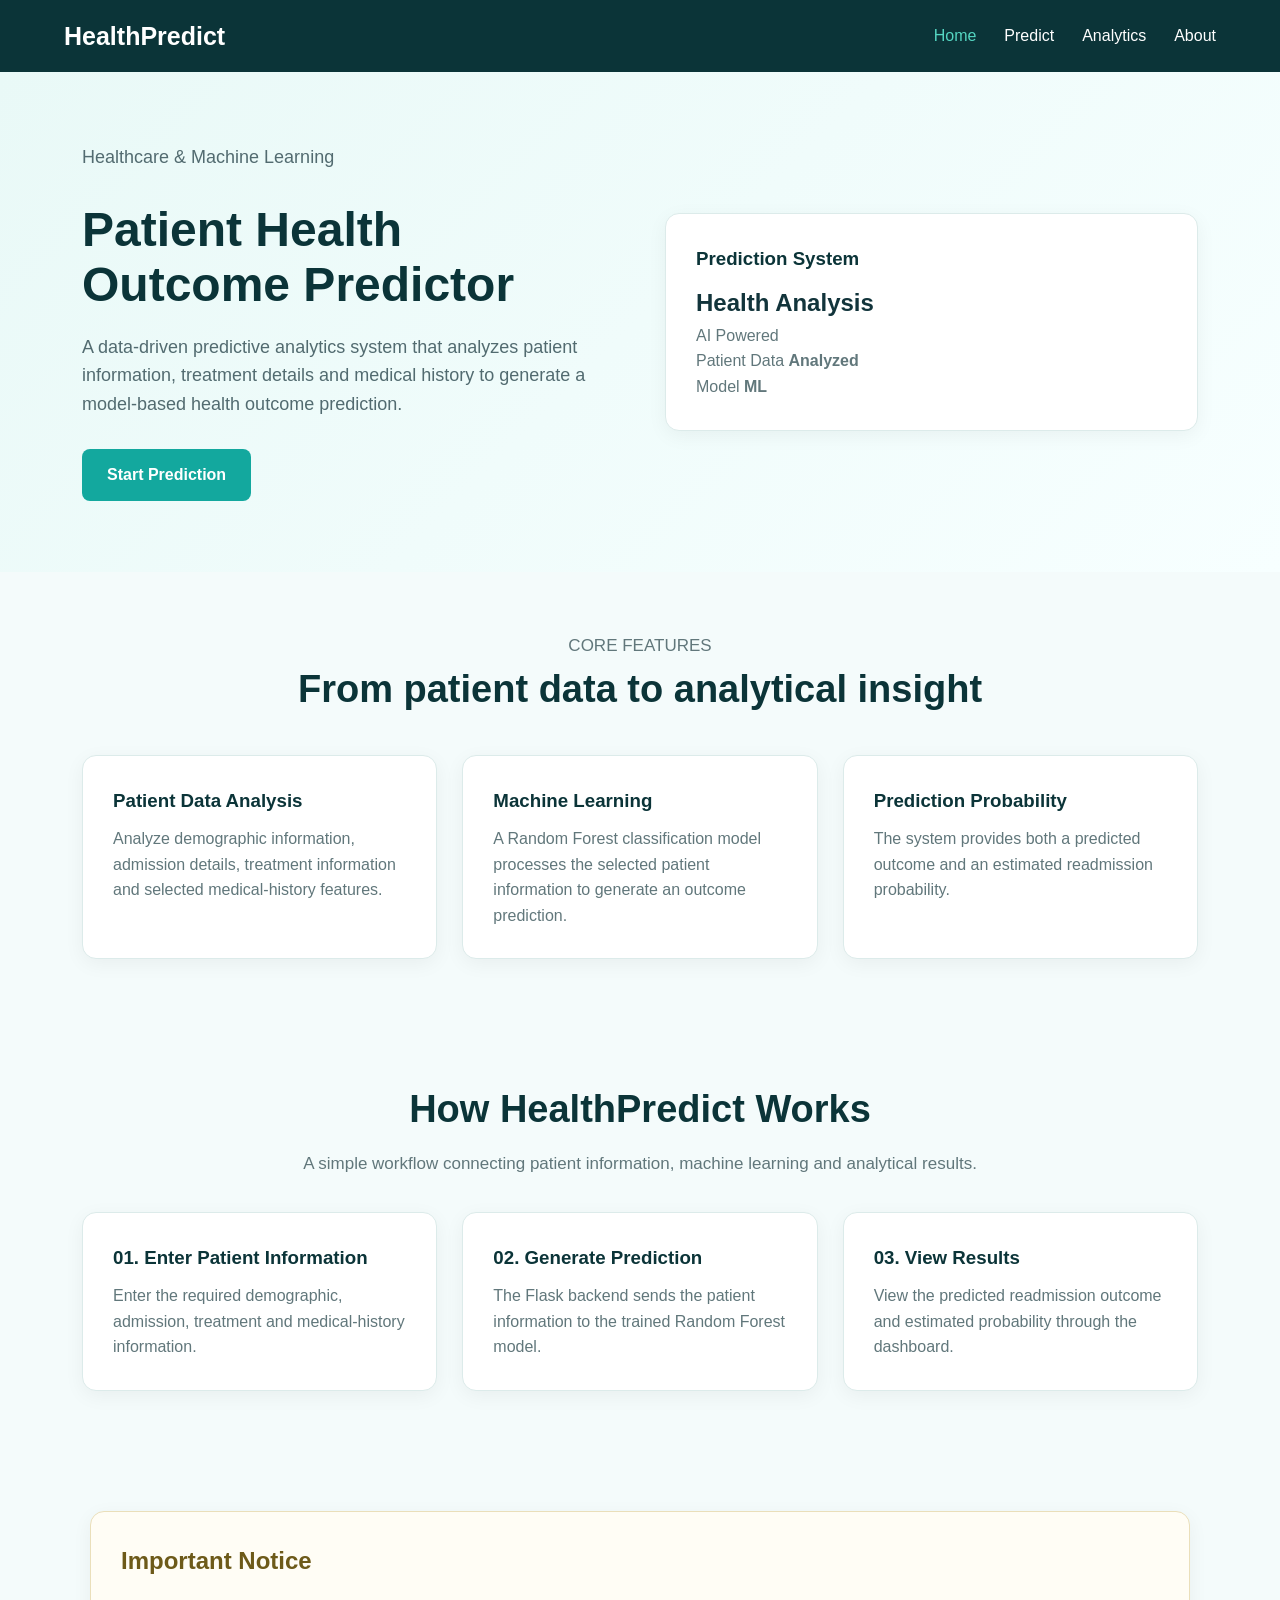
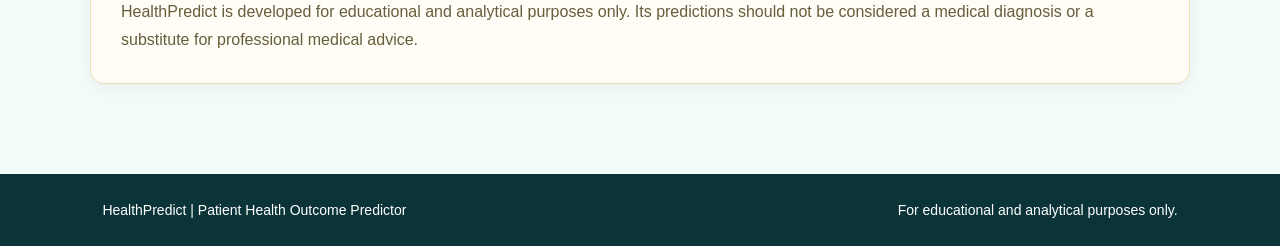
<file: frontend/index.html>
<!DOCTYPE html>
<html lang="en">

<head>

    <meta charset="UTF-8">

    <meta name="viewport" content="width=device-width, initial-scale=1.0">

    <title>HealthPredict | Patient Health Outcome Predictor</title>

    <link rel="stylesheet" href="css/style.css">

</head>


<body>


    <!-- ================================
         NAVIGATION
    ================================= -->

    <nav class="navbar">

        <div class="nav-container">

            <a href="index.html" class="logo">
                HealthPredict
            </a>


            <div class="nav-links">

                <a href="index.html" class="active">
                    Home
                </a>

                <a href="predict.html">
                    Predict
                </a>

                <a href="analytics.html">
                    Analytics
                </a>

                <a href="about.html">
                    About
                </a>

            </div>

        </div>

    </nav>



    <!-- ================================
         HERO SECTION
    ================================= -->

    <section class="hero">

        <div class="hero-container">


            <!-- Left Content -->

            <div class="hero-content">

                <p>
                    Healthcare & Machine Learning
                </p>

                <h1>
                    Patient Health Outcome Predictor
                </h1>

                <p>
                    A data-driven predictive analytics system that
                    analyzes patient information, treatment details
                    and medical history to generate a model-based
                    health outcome prediction.
                </p>


                <a
                    href="predict.html"
                    class="hero-button"
                >
                    Start Prediction
                </a>

            </div>



            <!-- Right Card -->

            <div class="feature-card">

                <h3>
                    Prediction System
                </h3>

                <h2>
                    Health Analysis
                </h2>

                <p>
                    AI Powered
                </p>

                <p>
                    Patient Data <strong>Analyzed</strong>
                </p>

                <p>
                    Model <strong>ML</strong>
                </p>

            </div>


        </div>

    </section>



    <!-- ================================
         CORE FEATURES
    ================================= -->

    <section>

        <div class="section-header">

            <p>
                CORE FEATURES
            </p>

            <h1>
                From patient data to analytical insight
            </h1>

        </div>


        <div class="features">


            <div class="feature-card">

                <h3>
                    Patient Data Analysis
                </h3>

                <p>
                    Analyze demographic information, admission
                    details, treatment information and selected
                    medical-history features.
                </p>

            </div>



            <div class="feature-card">

                <h3>
                    Machine Learning
                </h3>

                <p>
                    A Random Forest classification model processes
                    the selected patient information to generate
                    an outcome prediction.
                </p>

            </div>



            <div class="feature-card">

                <h3>
                    Prediction Probability
                </h3>

                <p>
                    The system provides both a predicted outcome
                    and an estimated readmission probability.
                </p>

            </div>


        </div>

    </section>



    <!-- ================================
         PROJECT INFORMATION
    ================================= -->

    <section>

        <div class="section-header">

            <h1>
                How HealthPredict Works
            </h1>

            <p>
                A simple workflow connecting patient information,
                machine learning and analytical results.
            </p>

        </div>


        <div class="features">


            <div class="feature-card">

                <h3>
                    01. Enter Patient Information
                </h3>

                <p>
                    Enter the required demographic, admission,
                    treatment and medical-history information.
                </p>

            </div>



            <div class="feature-card">

                <h3>
                    02. Generate Prediction
                </h3>

                <p>
                    The Flask backend sends the patient information
                    to the trained Random Forest model.
                </p>

            </div>



            <div class="feature-card">

                <h3>
                    03. View Results
                </h3>

                <p>
                    View the predicted readmission outcome and
                    estimated probability through the dashboard.
                </p>

            </div>


        </div>

    </section>



    <!-- ================================
         DISCLAIMER
    ================================= -->

    <section>

        <div class="about-panel disclaimer">

            <h2>
                Important Notice
            </h2>

            <p>
                HealthPredict is developed for educational and
                analytical purposes only. Its predictions should
                not be considered a medical diagnosis or a substitute
                for professional medical advice.
            </p>

        </div>

    </section>



    <!-- ================================
         FOOTER
    ================================= -->

    <footer class="footer">

        <p>
            HealthPredict | Patient Health Outcome Predictor
        </p>

        <p>
            For educational and analytical purposes only.
        </p>

    </footer>


</body>

</html>
</file>
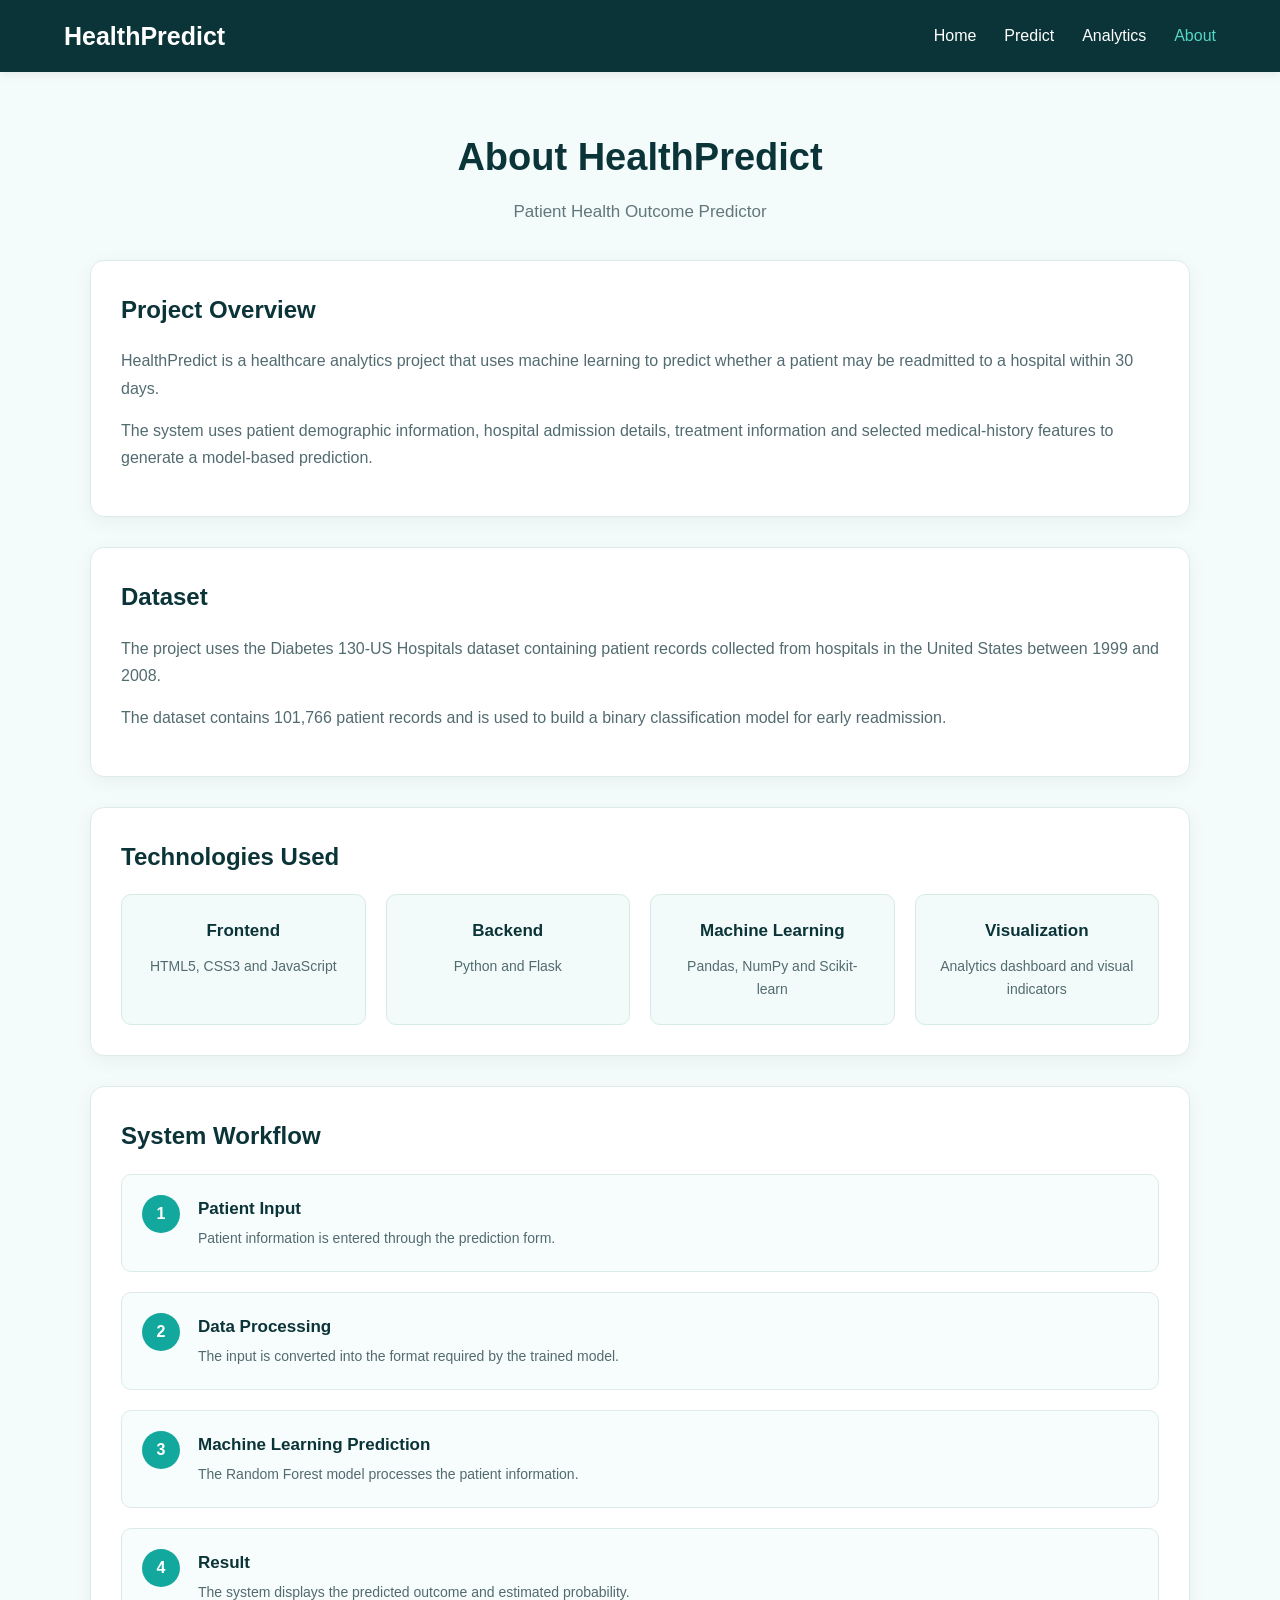
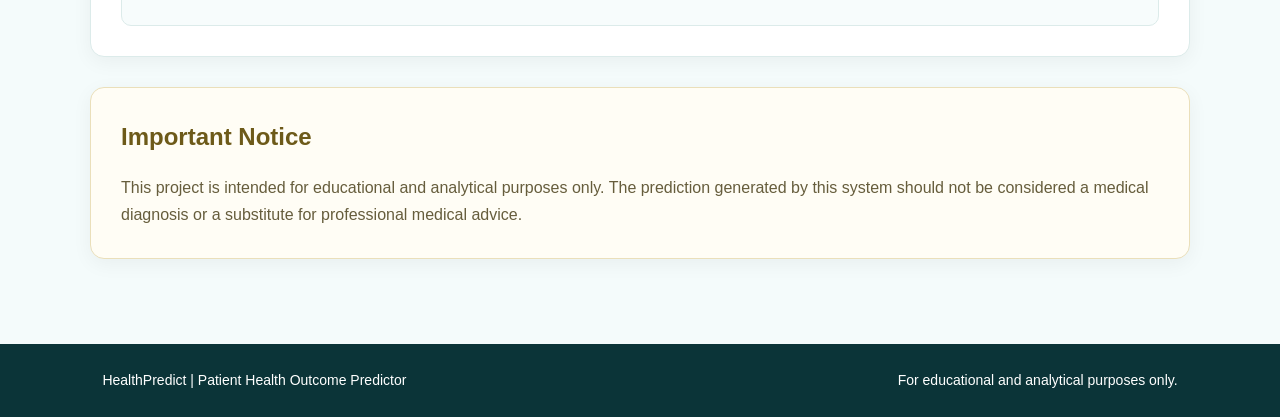
<file: frontend/about.html>
<!DOCTYPE html>
<html lang="en">

<head>

    <meta charset="UTF-8">

    <meta name="viewport" content="width=device-width, initial-scale=1.0">

    <title>About | HealthPredict</title>

    <link rel="stylesheet" href="css/style.css">

</head>


<body>


    <!-- Navigation -->

    <nav class="navbar">

        <div class="nav-container">

            <a href="index.html" class="logo">
                HealthPredict
            </a>


            <div class="nav-links">

                <a href="index.html">
                    Home
                </a>

                <a href="predict.html">
                    Predict
                </a>

                <a href="analytics.html">
                    Analytics
                </a>

                <a href="about.html" class="active">
                    About
                </a>

            </div>

        </div>

    </nav>



    <!-- About Section -->

    <section class="about-section">


        <div class="section-header">

            <h1>
                About HealthPredict
            </h1>

            <p>
                Patient Health Outcome Predictor
            </p>

        </div>



        <!-- Project Introduction -->

        <div class="about-panel">

            <h2>
                Project Overview
            </h2>

            <p>

                HealthPredict is a healthcare analytics project that
                uses machine learning to predict whether a patient may
                be readmitted to a hospital within 30 days.

            </p>

            <p>

                The system uses patient demographic information,
                hospital admission details, treatment information and
                selected medical-history features to generate a
                model-based prediction.

            </p>

        </div>



        <!-- Dataset -->

        <div class="about-panel">

            <h2>
                Dataset
            </h2>

            <p>

                The project uses the Diabetes 130-US Hospitals dataset
                containing patient records collected from hospitals
                in the United States between 1999 and 2008.

            </p>

            <p>

                The dataset contains 101,766 patient records and is
                used to build a binary classification model for
                early readmission.

            </p>

        </div>



        <!-- Technology -->

        <div class="about-panel">

            <h2>
                Technologies Used
            </h2>


            <div class="technology-grid">


                <div class="technology-card">

                    <h3>
                        Frontend
                    </h3>

                    <p>
                        HTML5, CSS3 and JavaScript
                    </p>

                </div>



                <div class="technology-card">

                    <h3>
                        Backend
                    </h3>

                    <p>
                        Python and Flask
                    </p>

                </div>



                <div class="technology-card">

                    <h3>
                        Machine Learning
                    </h3>

                    <p>
                        Pandas, NumPy and Scikit-learn
                    </p>

                </div>



                <div class="technology-card">

                    <h3>
                        Visualization
                    </h3>

                    <p>
                        Analytics dashboard and visual indicators
                    </p>

                </div>

            </div>

        </div>



        <!-- Workflow -->

        <div class="about-panel">

            <h2>
                System Workflow
            </h2>


            <div class="workflow">

                <div class="workflow-step">

                    <span>
                        1
                    </span>

                    <div>

                        <h3>
                            Patient Input
                        </h3>

                        <p>
                            Patient information is entered through
                            the prediction form.
                        </p>

                    </div>

                </div>



                <div class="workflow-step">

                    <span>
                        2
                    </span>

                    <div>

                        <h3>
                            Data Processing
                        </h3>

                        <p>
                            The input is converted into the format
                            required by the trained model.
                        </p>

                    </div>

                </div>



                <div class="workflow-step">

                    <span>
                        3
                    </span>

                    <div>

                        <h3>
                            Machine Learning Prediction
                        </h3>

                        <p>
                            The Random Forest model processes the
                            patient information.
                        </p>

                    </div>

                </div>



                <div class="workflow-step">

                    <span>
                        4
                    </span>

                    <div>

                        <h3>
                            Result
                        </h3>

                        <p>
                            The system displays the predicted outcome
                            and estimated probability.
                        </p>

                    </div>

                </div>

            </div>

        </div>



        <!-- Disclaimer -->

        <div class="about-panel disclaimer">

            <h2>
                Important Notice
            </h2>

            <p>

                This project is intended for educational and analytical
                purposes only. The prediction generated by this system
                should not be considered a medical diagnosis or a
                substitute for professional medical advice.

            </p>

        </div>


    </section>



    <!-- Footer -->

    <footer class="footer">

        <p>
            HealthPredict | Patient Health Outcome Predictor
        </p>

        <p>
            For educational and analytical purposes only.
        </p>

    </footer>


</body>

</html>
</file>
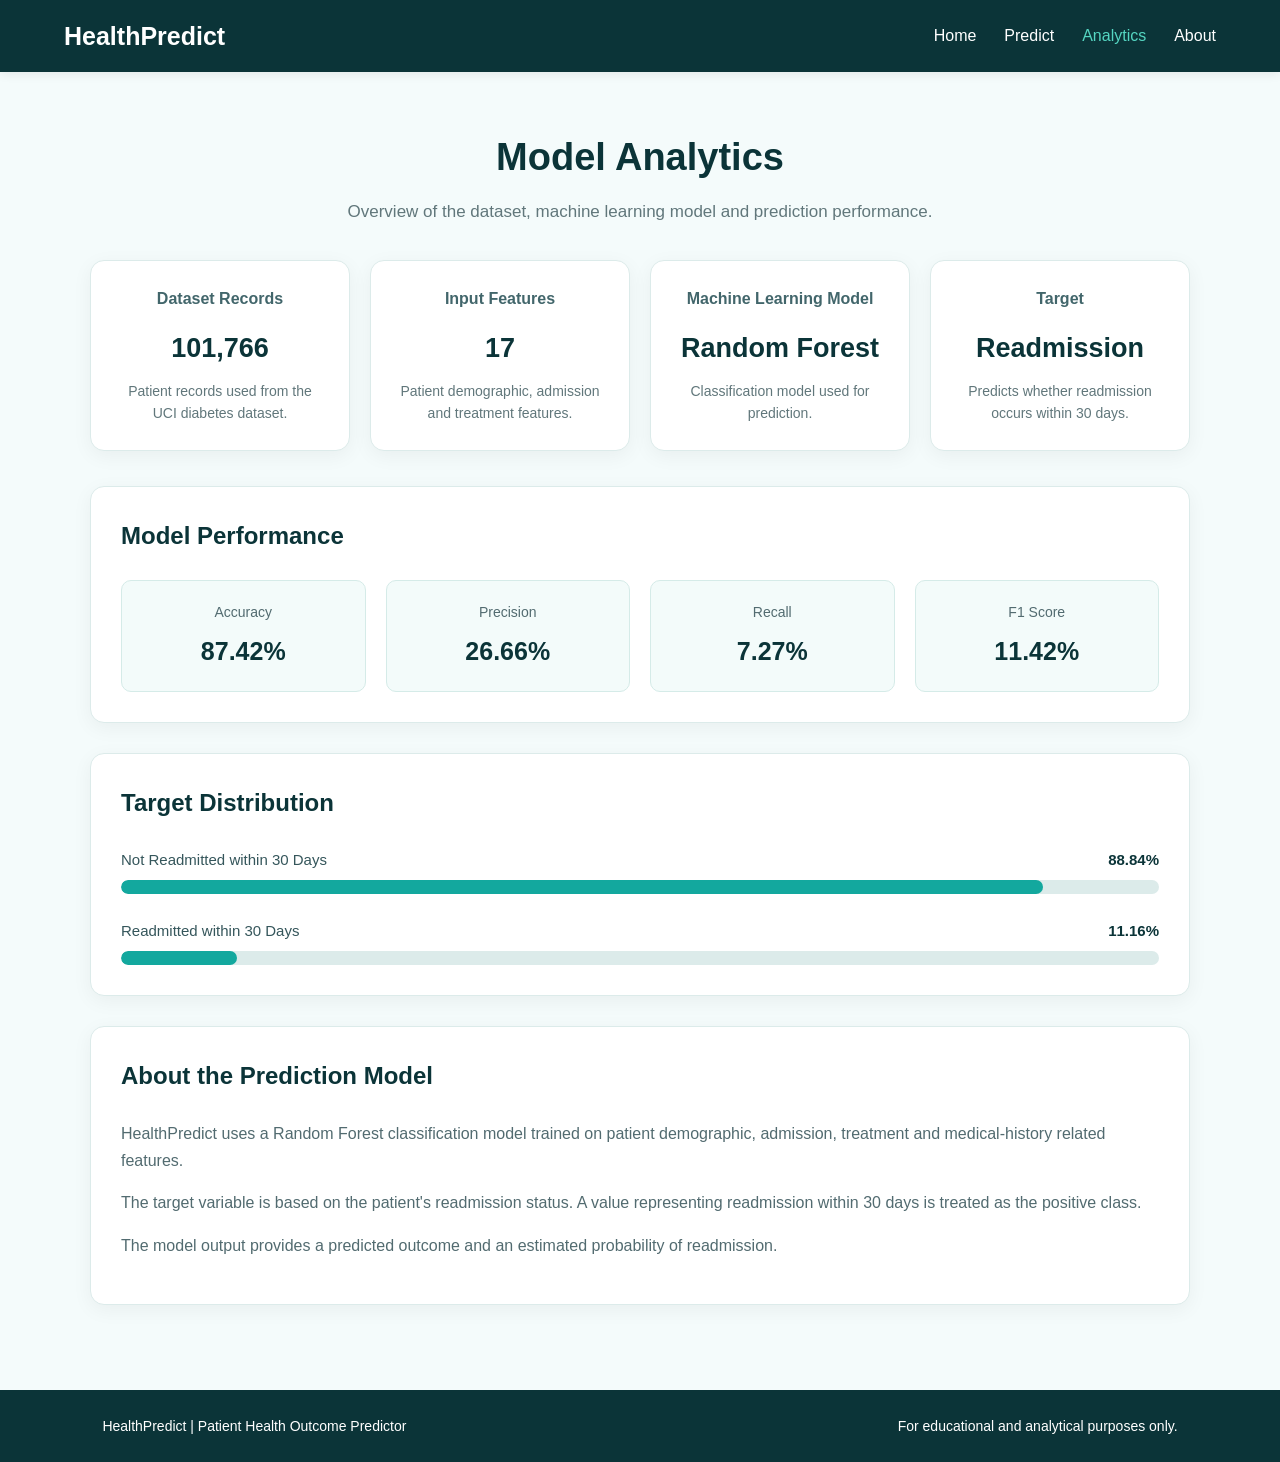
<file: frontend/analytics.html>
<!DOCTYPE html>
<html lang="en">

<head>

    <meta charset="UTF-8">

    <meta name="viewport" content="width=device-width, initial-scale=1.0">

    <title>Analytics | HealthPredict</title>

    <link rel="stylesheet" href="css/style.css">

</head>


<body>


    <!-- Navigation -->

    <nav class="navbar">

        <div class="nav-container">

            <a href="index.html" class="logo">
                HealthPredict
            </a>


            <div class="nav-links">

                <a href="index.html">
                    Home
                </a>

                <a href="predict.html">
                    Predict
                </a>

                <a href="analytics.html" class="active">
                    Analytics
                </a>

                <a href="about.html">
                    About
                </a>

            </div>

        </div>

    </nav>



    <!-- Analytics Section -->

    <section class="analytics-section">


        <div class="section-header">

            <h1>
                Model Analytics
            </h1>

            <p>
                Overview of the dataset, machine learning model
                and prediction performance.
            </p>

        </div>



        <!-- Statistics Cards -->

        <div class="analytics-grid">


            <div class="analytics-card">

                <h3>
                    Dataset Records
                </h3>

                <div class="analytics-number">
                    101,766
                </div>

                <p>
                    Patient records used from the UCI diabetes dataset.
                </p>

            </div>



            <div class="analytics-card">

                <h3>
                    Input Features
                </h3>

                <div class="analytics-number">
                    17
                </div>

                <p>
                    Patient demographic, admission and treatment features.
                </p>

            </div>



            <div class="analytics-card">

                <h3>
                    Machine Learning Model
                </h3>

                <div class="analytics-number">
                    Random Forest
                </div>

                <p>
                    Classification model used for prediction.
                </p>

            </div>



            <div class="analytics-card">

                <h3>
                    Target
                </h3>

                <div class="analytics-number">
                    Readmission
                </div>

                <p>
                    Predicts whether readmission occurs within 30 days.
                </p>

            </div>

        </div>



        <!-- Model Performance -->

        <div class="analytics-panel">

            <h2>
                Model Performance
            </h2>


            <div class="metrics-grid">


                <div class="metric">

                    <span>
                        Accuracy
                    </span>

                    <strong>
                        87.42%
                    </strong>

                </div>



                <div class="metric">

                    <span>
                        Precision
                    </span>

                    <strong>
                        26.66%
                    </strong>

                </div>



                <div class="metric">

                    <span>
                        Recall
                    </span>

                    <strong>
                        7.27%
                    </strong>

                </div>



                <div class="metric">

                    <span>
                        F1 Score
                    </span>

                    <strong>
                        11.42%
                    </strong>

                </div>

            </div>

        </div>



        <!-- Target Distribution -->

        <div class="analytics-panel">

            <h2>
                Target Distribution
            </h2>


            <div class="distribution-container">


                <div class="distribution-item">

                    <div class="distribution-label">

                        <span>
                            Not Readmitted within 30 Days
                        </span>

                        <strong>
                            88.84%
                        </strong>

                    </div>


                    <div class="distribution-bar">

                        <div
                            class="distribution-fill"
                            style="width: 88.84%;">
                        </div>

                    </div>

                </div>



                <div class="distribution-item">

                    <div class="distribution-label">

                        <span>
                            Readmitted within 30 Days
                        </span>

                        <strong>
                            11.16%
                        </strong>

                    </div>


                    <div class="distribution-bar">

                        <div
                            class="distribution-fill"
                            style="width: 11.16%;">
                        </div>

                    </div>

                </div>

            </div>

        </div>



        <!-- Explanation -->

        <div class="analytics-panel">

            <h2>
                About the Prediction Model
            </h2>


            <p>

                HealthPredict uses a Random Forest classification
                model trained on patient demographic, admission,
                treatment and medical-history related features.

            </p>


            <p>

                The target variable is based on the patient's
                readmission status. A value representing readmission
                within 30 days is treated as the positive class.

            </p>


            <p>

                The model output provides a predicted outcome and
                an estimated probability of readmission.

            </p>

        </div>


    </section>



    <!-- Footer -->

    <footer class="footer">

        <p>
            HealthPredict | Patient Health Outcome Predictor
        </p>

        <p>
            For educational and analytical purposes only.
        </p>

    </footer>


</body>

</html>
</file>
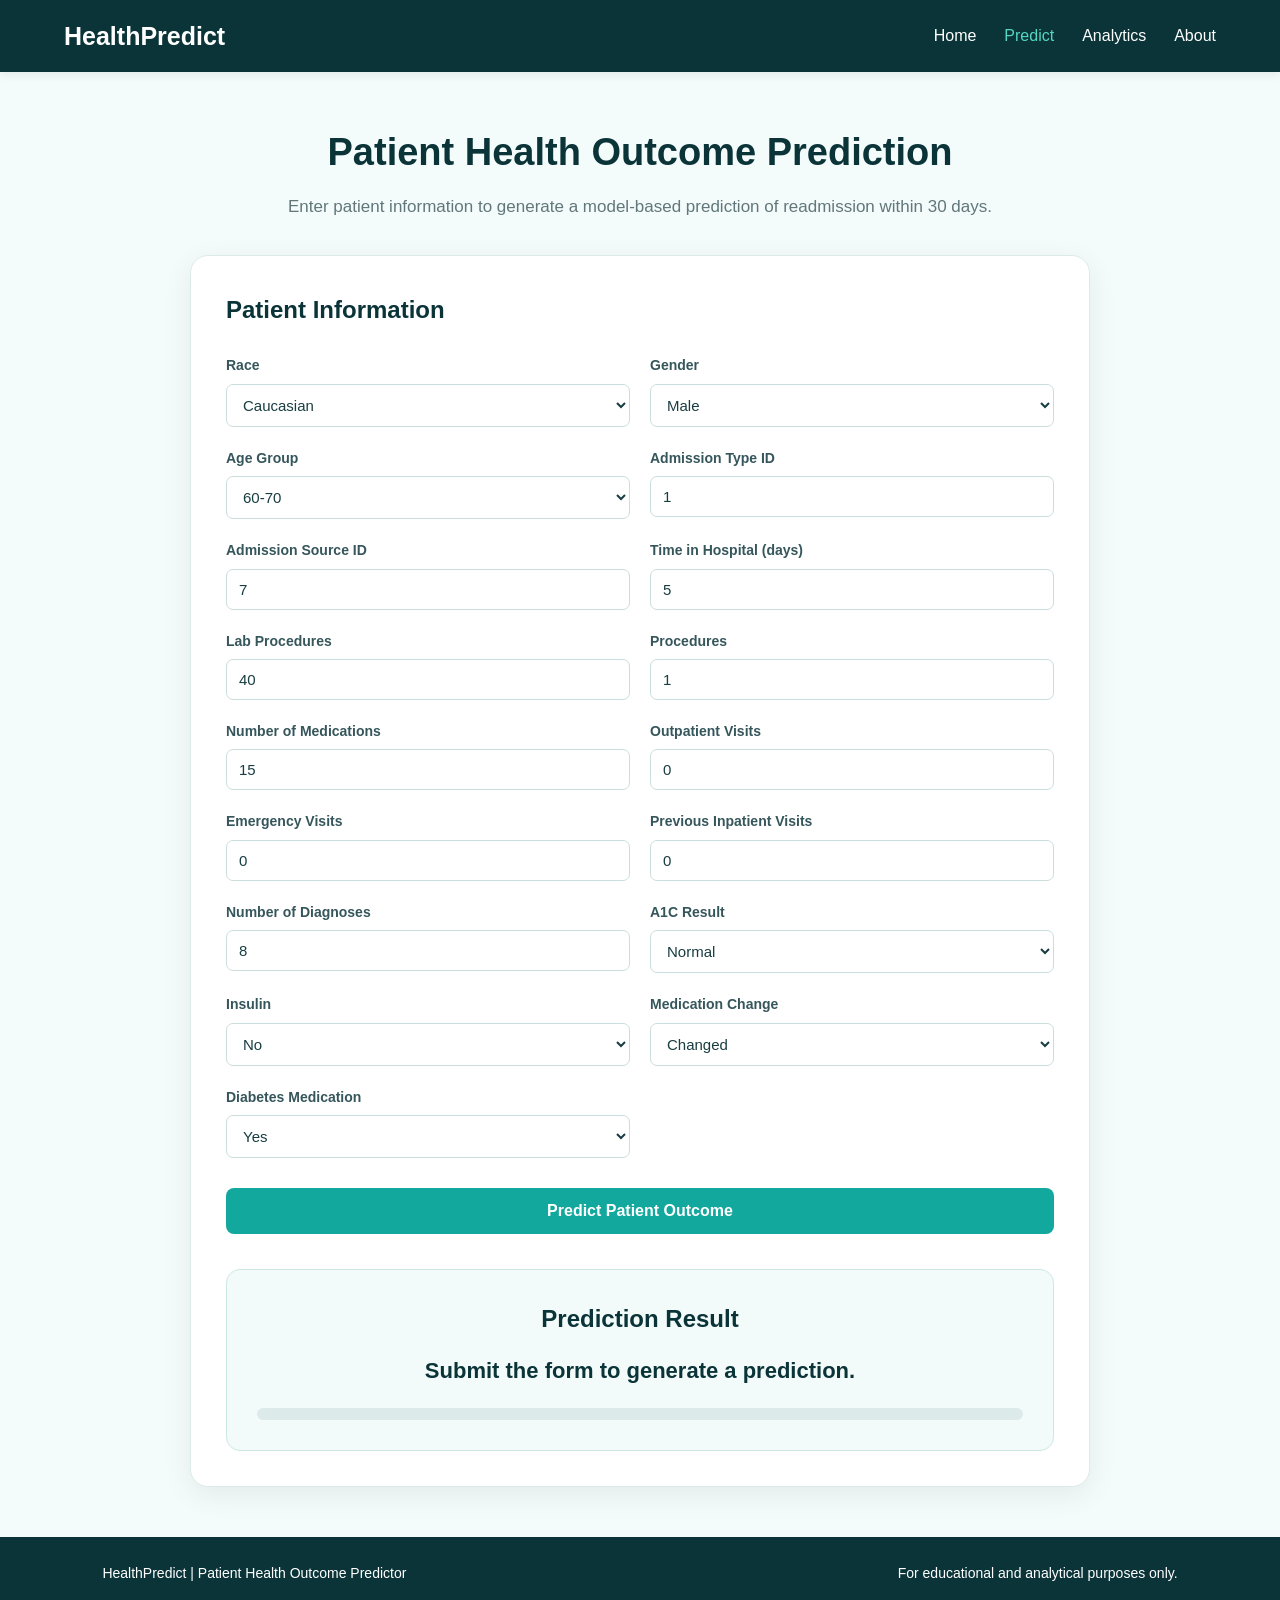
<file: frontend/predict.html>
<!DOCTYPE html>
<html lang="en">
<head>
    <meta charset="UTF-8">
    <meta name="viewport" content="width=device-width, initial-scale=1.0">

    <title>Patient Prediction | HealthPredict</title>

    <link rel="stylesheet" href="css/style.css">
</head>

<body>

    <!-- Navigation -->
    <nav class="navbar">
        <div class="nav-container">

            <a href="index.html" class="logo">
                HealthPredict
            </a>

            <div class="nav-links">
                <a href="index.html">Home</a>
                <a href="predict.html" class="active">Predict</a>
                <a href="analytics.html">Analytics</a>
                <a href="about.html">About</a>
            </div>

        </div>
    </nav>


    <!-- Prediction Section -->
    <section class="prediction-section">

        <div class="section-header">

            <h1>Patient Health Outcome Prediction</h1>

            <p>
                Enter patient information to generate a model-based
                prediction of readmission within 30 days.
            </p>

        </div>


        <!-- Prediction Form -->
        <div class="prediction-card">

            <form id="predictionForm">

                <!-- Patient Information -->
                <h2>Patient Information</h2>

                <div class="form-grid">

                    <div class="form-group">
                        <label for="race">Race</label>

                        <select id="race" required>
                            <option value="Caucasian">Caucasian</option>
                            <option value="AfricanAmerican">African American</option>
                            <option value="Asian">Asian</option>
                            <option value="Hispanic">Hispanic</option>
                            <option value="Other">Other</option>
                        </select>
                    </div>


                    <div class="form-group">
                        <label for="gender">Gender</label>

                        <select id="gender" required>
                            <option value="Male">Male</option>
                            <option value="Female">Female</option>
                        </select>
                    </div>


                    <div class="form-group">
                        <label for="age">Age Group</label>

                        <select id="age" required>
                            <option value="[0-10)">0-10</option>
                            <option value="[10-20)">10-20</option>
                            <option value="[20-30)">20-30</option>
                            <option value="[30-40)">30-40</option>
                            <option value="[40-50)">40-50</option>
                            <option value="[50-60)">50-60</option>
                            <option value="[60-70)" selected>60-70</option>
                            <option value="[70-80)">70-80</option>
                            <option value="[80-90)">80-90</option>
                            <option value="[90-100)">90-100</option>
                        </select>
                    </div>


                    <div class="form-group">
                        <label for="admission_type_id">
                            Admission Type ID
                        </label>

                        <input
                            type="number"
                            id="admission_type_id"
                            value="1"
                            min="1"
                            required
                        >
                    </div>


                    <div class="form-group">
                        <label for="admission_source_id">
                            Admission Source ID
                        </label>

                        <input
                            type="number"
                            id="admission_source_id"
                            value="7"
                            min="1"
                            required
                        >
                    </div>


                    <div class="form-group">
                        <label for="time_in_hospital">
                            Time in Hospital (days)
                        </label>

                        <input
                            type="number"
                            id="time_in_hospital"
                            value="5"
                            min="1"
                            required
                        >
                    </div>


                    <div class="form-group">
                        <label for="num_lab_procedures">
                            Lab Procedures
                        </label>

                        <input
                            type="number"
                            id="num_lab_procedures"
                            value="40"
                            min="0"
                            required
                        >
                    </div>


                    <div class="form-group">
                        <label for="num_procedures">
                            Procedures
                        </label>

                        <input
                            type="number"
                            id="num_procedures"
                            value="1"
                            min="0"
                            required
                        >
                    </div>


                    <div class="form-group">
                        <label for="num_medications">
                            Number of Medications
                        </label>

                        <input
                            type="number"
                            id="num_medications"
                            value="15"
                            min="0"
                            required
                        >
                    </div>


                    <div class="form-group">
                        <label for="number_outpatient">
                            Outpatient Visits
                        </label>

                        <input
                            type="number"
                            id="number_outpatient"
                            value="0"
                            min="0"
                            required
                        >
                    </div>


                    <div class="form-group">
                        <label for="number_emergency">
                            Emergency Visits
                        </label>

                        <input
                            type="number"
                            id="number_emergency"
                            value="0"
                            min="0"
                            required
                        >
                    </div>


                    <div class="form-group">
                        <label for="number_inpatient">
                            Previous Inpatient Visits
                        </label>

                        <input
                            type="number"
                            id="number_inpatient"
                            value="0"
                            min="0"
                            required
                        >
                    </div>


                    <div class="form-group">
                        <label for="number_diagnoses">
                            Number of Diagnoses
                        </label>

                        <input
                            type="number"
                            id="number_diagnoses"
                            value="8"
                            min="1"
                            required
                        >
                    </div>


                    <div class="form-group">
                        <label for="A1Cresult">
                            A1C Result
                        </label>

                        <select id="A1Cresult" required>
                            <option value="Norm">Normal</option>
                            <option value=">7">&gt;7</option>
                            <option value=">8">&gt;8</option>
                            <option value="None">Not measured</option>
                        </select>
                    </div>


                    <div class="form-group">
                        <label for="insulin">Insulin</label>

                        <select id="insulin" required>
                            <option value="No">No</option>
                            <option value="Up">Up</option>
                            <option value="Down">Down</option>
                            <option value="Steady">Steady</option>
                        </select>
                    </div>


                    <div class="form-group">
                        <label for="change">
                            Medication Change
                        </label>

                        <select id="change" required>
                            <option value="Ch">Changed</option>
                            <option value="No">No Change</option>
                        </select>
                    </div>


                    <div class="form-group">
                        <label for="diabetesMed">
                            Diabetes Medication
                        </label>

                        <select id="diabetesMed" required>
                            <option value="Yes">Yes</option>
                            <option value="No">No</option>
                        </select>
                    </div>

                </div>


                <!-- Submit -->
                <button type="submit" class="predict-button">
                    Predict Patient Outcome
                </button>

            </form>


            <!-- Result -->
<div id="predictionResult" class="prediction-result">

    <h2>Prediction Result</h2>

    <p id="resultText">
        Submit the form to generate a prediction.
    </p>

    <p id="probabilityText"></p>

    <div class="probability-bar-container">
        <div id="probabilityBar" class="probability-bar"></div>
    </div>

</div>

        </div>
    </section>


    <!-- Footer -->
    <footer class="footer">

        <p>
            HealthPredict | Patient Health Outcome Predictor
        </p>

        <p>
            For educational and analytical purposes only.
        </p>

    </footer>


    <script src="js/script.js"></script>

</body>
</html>
</file>
<file: frontend/css/style.css>
/* ================================
   GLOBAL STYLES
================================ */

* {
    margin: 0;
    padding: 0;
    box-sizing: border-box;
}

body {
    font-family: Arial, Helvetica, sans-serif;
    background: #f4fbfb;
    color: #12343b;
    line-height: 1.6;
}


/* ================================
   NAVBAR
================================ */

.navbar {
    background: #0b3438;
    padding: 16px 0;
    box-shadow: 0 2px 10px rgba(0, 0, 0, 0.08);
}

.nav-container {
    width: 90%;
    max-width: 1200px;
    margin: auto;

    display: flex;
    justify-content: space-between;
    align-items: center;
}

.logo {
    color: white;
    text-decoration: none;
    font-size: 25px;
    font-weight: bold;
}

.nav-links {
    display: flex;
    gap: 28px;
}

.nav-links a {
    color: white;
    text-decoration: none;
    font-size: 16px;
    transition: 0.3s;
}

.nav-links a:hover,
.nav-links a.active {
    color: #55d6c2;
}


/* ================================
   HERO SECTION
================================ */

.hero {
    min-height: 500px;

    display: flex;
    align-items: center;

    background: linear-gradient(
        135deg,
        #e9f9f7,
        #f7ffff
    );
}

.hero-container {
    width: 90%;
    max-width: 1200px;
    margin: auto;

    display: grid;
    grid-template-columns: 1fr 1fr;
    gap: 50px;
    align-items: center;
}

.hero-content h1 {
    font-size: 48px;
    line-height: 1.15;
    margin-bottom: 20px;
    color: #0b3438;
}

.hero-content p {
    font-size: 18px;
    color: #526b70;
    margin-bottom: 30px;
}

.hero-button {
    display: inline-block;
    padding: 13px 25px;

    background: #13a89e;
    color: white;

    text-decoration: none;
    border-radius: 8px;

    font-weight: bold;

    transition: 0.3s;
}

.hero-button:hover {
    background: #0c827a;
    transform: translateY(-2px);
}


/* ================================
   GENERAL SECTIONS
================================ */

section {
    padding: 60px 20px;
}

.section-header {
    text-align: center;
    margin-bottom: 35px;
}

.section-header h1 {
    font-size: 38px;
    color: #0b3438;
    margin-bottom: 10px;
}

.section-header p {
    color: #61777b;
    font-size: 17px;
}


/* ================================
   FEATURE CARDS
================================ */

.features {
    width: 90%;
    max-width: 1200px;
    margin: auto;

    display: grid;
    grid-template-columns: repeat(3, 1fr);
    gap: 25px;
}

.feature-card {
    background: white;

    padding: 30px;

    border-radius: 14px;

    border: 1px solid #dcebea;

    box-shadow: 0 5px 20px rgba(0, 0, 0, 0.05);

    transition: 0.3s;
}

.feature-card:hover {
    transform: translateY(-5px);
    box-shadow: 0 10px 25px rgba(0, 0, 0, 0.08);
}

.feature-card h3 {
    margin-bottom: 10px;
    color: #0b3438;
}

.feature-card p {
    color: #61777b;
}


/* ================================
   PREDICTION PAGE
================================ */

.prediction-section {
    min-height: calc(100vh - 150px);
    padding: 50px 20px;
}

.prediction-card {
    width: 95%;
    max-width: 900px;

    margin: auto;

    background: white;

    padding: 35px;

    border-radius: 18px;

    border: 1px solid #dcebea;

    box-shadow: 0 8px 30px rgba(0, 0, 0, 0.07);
}

.prediction-card h2 {
    color: #0b3438;
    margin-bottom: 25px;
}


/* ================================
   FORM
================================ */

.form-grid {
    display: grid;

    grid-template-columns: repeat(2, 1fr);

    gap: 20px;

    margin-bottom: 30px;
}

.form-group {
    display: flex;
    flex-direction: column;
}

.form-group label {
    margin-bottom: 7px;

    font-size: 14px;

    font-weight: bold;

    color: #35565b;
}

.form-group input,
.form-group select {
    width: 100%;

    padding: 11px 12px;

    border: 1px solid #cbdedd;

    border-radius: 7px;

    background: white;

    font-size: 15px;

    color: #183d42;

    outline: none;

    transition: 0.2s;
}

.form-group input:focus,
.form-group select:focus {
    border-color: #13a89e;

    box-shadow: 0 0 0 3px rgba(19, 168, 158, 0.12);
}


/* ================================
   PREDICT BUTTON
================================ */

.predict-button {
    width: 100%;

    padding: 14px;

    border: none;

    border-radius: 8px;

    background: #13a89e;

    color: white;

    font-size: 16px;

    font-weight: bold;

    cursor: pointer;

    transition: 0.3s;
}

.predict-button:hover {
    background: #0c827a;

    transform: translateY(-1px);
}


/* ================================
   PREDICTION RESULT
================================ */

.prediction-result {
    margin-top: 30px;

    padding: 25px;

    border-radius: 12px;

    background: #edfafa;

    border: 1px solid #cce9e6;

    text-align: center;
}

.prediction-result h2 {
    margin-bottom: 10px;
}

#resultText {
    font-size: 20px;

    font-weight: bold;

    color: #0b3438;
}

#probabilityText {
    margin-top: 8px;

    font-size: 17px;

    color: #42666b;
}


/* ================================
   FOOTER
================================ */

.footer {
    background: #0b3438;

    color: white;

    padding: 25px 8%;

    display: flex;

    justify-content: space-between;

    align-items: center;

    font-size: 14px;
}


/* ================================
   RESPONSIVE DESIGN
================================ */

@media (max-width: 800px) {

    .nav-container {
        flex-direction: column;
        gap: 12px;
    }

    .nav-links {
        gap: 15px;
    }

    .hero-container {
        grid-template-columns: 1fr;
        text-align: center;
    }

    .hero-content h1 {
        font-size: 38px;
    }

    .features {
        grid-template-columns: 1fr;
    }

    .form-grid {
        grid-template-columns: 1fr;
    }

    .footer {
        flex-direction: column;
        gap: 10px;
        text-align: center;
    }
}


@media (max-width: 500px) {

    .nav-links {
        flex-wrap: wrap;
        justify-content: center;
    }

    .prediction-card {
        padding: 22px;
    }

    .section-header h1 {
        font-size: 30px;
    }

    .hero-content h1 {
        font-size: 32px;
    }
}
/* ================================
   PREDICTION RESULT ENHANCEMENT
================================ */

.prediction-result {
    margin-top: 35px;
    padding: 30px;

    border-radius: 14px;

    background: #f3fbfa;
    border: 1px solid #cce8e5;

    text-align: center;
}

.prediction-result h2 {
    font-size: 24px;
    margin-bottom: 15px;
    color: #0b3438;
}

#resultText {
    font-size: 22px;
    font-weight: bold;
    color: #0b3438;
}

#probabilityText {
    margin-top: 10px;
    font-size: 17px;
    color: #42666b;
}


/* Probability bar */

.probability-bar-container {
    width: 100%;
    height: 12px;

    margin-top: 20px;

    background: #dcebea;

    border-radius: 20px;

    overflow: hidden;
}

.probability-bar {
    height: 100%;

    width: 0%;

    background: #13a89e;

    border-radius: 20px;

    transition: width 0.6s ease;
}
/* ================================
   ANALYTICS PAGE
================================ */

.analytics-section {
    min-height: calc(100vh - 150px);
    padding: 55px 20px;
}

.analytics-grid {
    width: 95%;
    max-width: 1100px;

    margin: 0 auto 35px;

    display: grid;
    grid-template-columns: repeat(4, 1fr);

    gap: 20px;
}

.analytics-card {
    background: white;

    padding: 25px;

    border-radius: 14px;

    border: 1px solid #dcebea;

    box-shadow: 0 5px 20px rgba(0, 0, 0, 0.05);

    text-align: center;
}

.analytics-card h3 {
    font-size: 16px;

    color: #42666b;

    margin-bottom: 15px;
}

.analytics-number {
    font-size: 27px;

    font-weight: bold;

    color: #0b3438;

    margin-bottom: 10px;
}

.analytics-card p {
    font-size: 14px;

    color: #61777b;
}


/* ================================
   ANALYTICS PANELS
================================ */

.analytics-panel {
    width: 95%;
    max-width: 1100px;

    margin: 0 auto 30px;

    background: white;

    padding: 30px;

    border-radius: 14px;

    border: 1px solid #dcebea;

    box-shadow: 0 5px 20px rgba(0, 0, 0, 0.05);
}

.analytics-panel h2 {
    color: #0b3438;

    margin-bottom: 25px;

    font-size: 24px;
}

.analytics-panel p {
    color: #526b70;

    margin-bottom: 15px;

    line-height: 1.7;
}


/* ================================
   MODEL METRICS
================================ */

.metrics-grid {
    display: grid;

    grid-template-columns: repeat(4, 1fr);

    gap: 20px;
}

.metric {
    padding: 20px;

    background: #f3fbfa;

    border: 1px solid #d5ebe8;

    border-radius: 10px;

    text-align: center;
}

.metric span {
    display: block;

    color: #526b70;

    font-size: 14px;

    margin-bottom: 8px;
}

.metric strong {
    font-size: 25px;

    color: #0b3438;
}


/* ================================
   TARGET DISTRIBUTION
================================ */

.distribution-container {
    display: flex;

    flex-direction: column;

    gap: 25px;
}

.distribution-item {
    width: 100%;
}

.distribution-label {
    display: flex;

    justify-content: space-between;

    margin-bottom: 8px;

    color: #35565b;

    font-size: 15px;
}

.distribution-label strong {
    color: #0b3438;
}

.distribution-bar {
    width: 100%;

    height: 14px;

    background: #dcebea;

    border-radius: 20px;

    overflow: hidden;
}

.distribution-fill {
    height: 100%;

    background: #13a89e;

    border-radius: 20px;
}


/* ================================
   ANALYTICS RESPONSIVE DESIGN
================================ */

@media (max-width: 900px) {

    .analytics-grid {
        grid-template-columns: repeat(2, 1fr);
    }

    .metrics-grid {
        grid-template-columns: repeat(2, 1fr);
    }
}


@media (max-width: 600px) {

    .analytics-grid {
        grid-template-columns: 1fr;
    }

    .metrics-grid {
        grid-template-columns: 1fr;
    }

    .analytics-panel {
        padding: 22px;
    }

    .distribution-label {
        gap: 15px;
    }
}
/* ================================
   ABOUT PAGE
================================ */

.about-section {
    min-height: calc(100vh - 150px);
    padding: 55px 20px;
}

.about-panel {
    width: 95%;
    max-width: 1100px;

    margin: 0 auto 30px;

    background: white;

    padding: 30px;

    border-radius: 14px;

    border: 1px solid #dcebea;

    box-shadow: 0 5px 20px rgba(0, 0, 0, 0.05);
}

.about-panel h2 {
    color: #0b3438;

    font-size: 24px;

    margin-bottom: 18px;
}

.about-panel p {
    color: #526b70;

    line-height: 1.7;

    margin-bottom: 15px;
}


/* ================================
   TECHNOLOGY CARDS
================================ */

.technology-grid {
    display: grid;

    grid-template-columns: repeat(4, 1fr);

    gap: 20px;
}

.technology-card {
    padding: 22px;

    background: #f3fbfa;

    border: 1px solid #d5ebe8;

    border-radius: 10px;

    text-align: center;
}

.technology-card h3 {
    color: #0b3438;

    margin-bottom: 10px;

    font-size: 17px;
}

.technology-card p {
    color: #526b70;

    font-size: 14px;

    margin-bottom: 0;
}


/* ================================
   SYSTEM WORKFLOW
================================ */

.workflow {
    display: flex;

    flex-direction: column;

    gap: 20px;
}

.workflow-step {
    display: flex;

    align-items: flex-start;

    gap: 18px;

    padding: 20px;

    background: #f7fcfc;

    border: 1px solid #dcebea;

    border-radius: 10px;
}

.workflow-step > span {
    min-width: 38px;

    height: 38px;

    display: flex;

    align-items: center;

    justify-content: center;

    background: #13a89e;

    color: white;

    border-radius: 50%;

    font-weight: bold;
}

.workflow-step h3 {
    color: #0b3438;

    margin-bottom: 5px;

    font-size: 17px;
}

.workflow-step p {
    margin-bottom: 0;

    font-size: 14px;
}


/* ================================
   DISCLAIMER
================================ */

.disclaimer {
    background: #fffdf5;

    border-color: #eadfba;
}

.disclaimer h2 {
    color: #6d5a19;
}

.disclaimer p {
    color: #665d3c;

    margin-bottom: 0;
}


/* ================================
   ABOUT RESPONSIVE DESIGN
================================ */

@media (max-width: 900px) {

    .technology-grid {
        grid-template-columns: repeat(2, 1fr);
    }
}


@media (max-width: 600px) {

    .technology-grid {
        grid-template-columns: 1fr;
    }

    .about-panel {
        padding: 22px;
    }

    .workflow-step {
        gap: 12px;
    }
}
</file>
